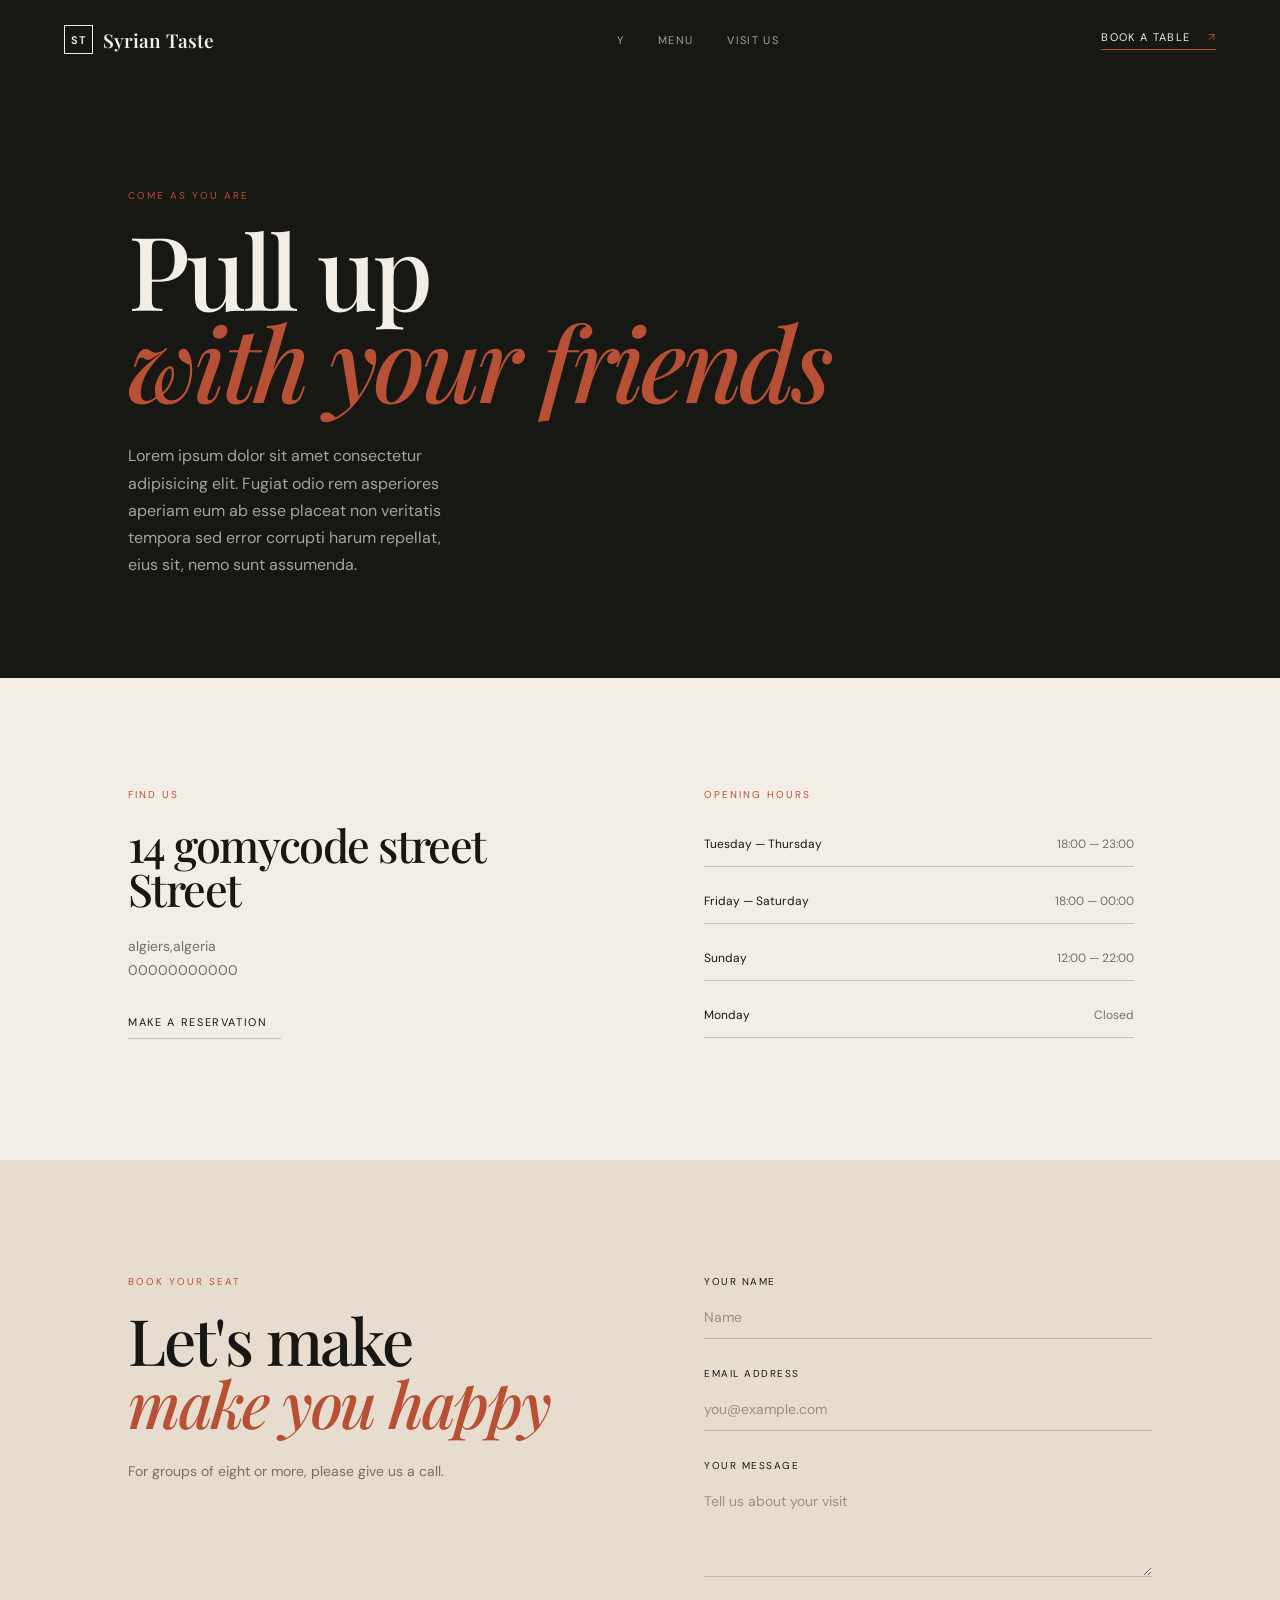
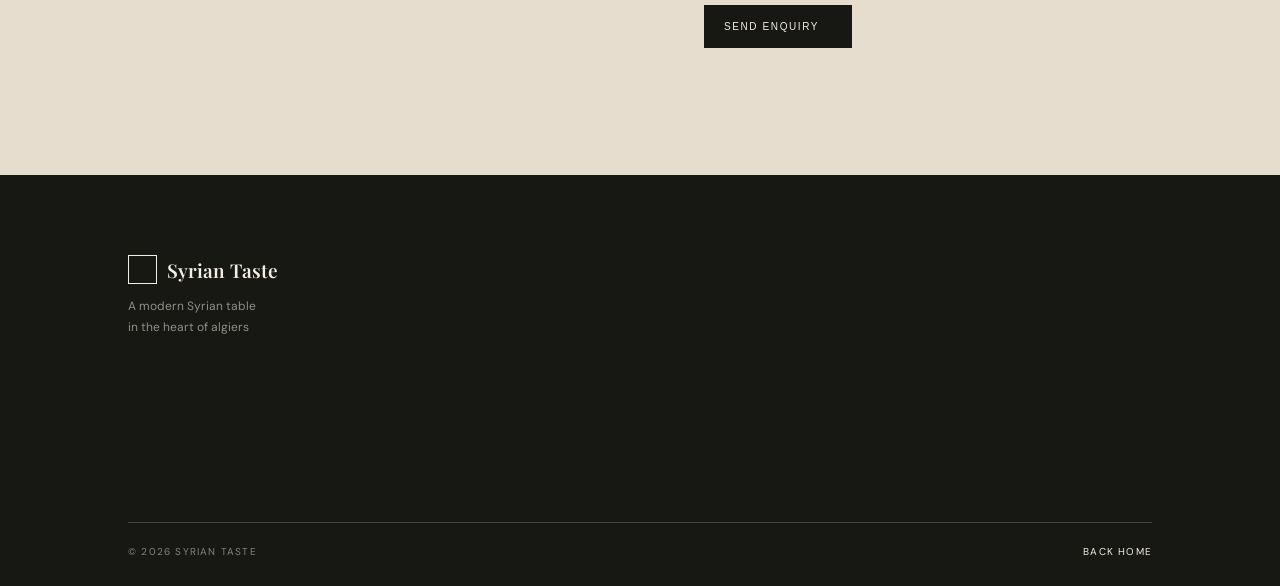
<file: contact.html>
<!doctype html>
<html>
  <head>
    <meta charset="UTF-8" />
    <meta name="viewport" content="width=device-width, initial-scale=1.0" />
    <title>Visit us | Syrian Taste</title>
    <link rel="preconnect" href="https://fonts.googleapis.com" />
    <link rel="preconnect" href="https://fonts.gstatic.com" crossorigin />
    <link
      href="https://fonts.googleapis.com/css2?family=DM+Sans:wght@400;500&family=Playfair+Display:wght@500;600;700&display=swap"
      rel="stylesheet"
    />
    <link rel="stylesheet" href="css/style.css" />
  </head>

  <body>
    <header class="site-header">
      <a class="brand" href="index.html"><span>ST</span> Syrian Taste</a>
      <nav aria-label="Main navigation">
        <a href="index.html#story">y</a><a href="index.html#menu">Menu</a
        ><a href="contact.html">Visit us</a>
      </nav>
      <a class="header-action" href="#booking">Book a table <span>↗</span></a>
    </header>

    <main class="contact-page">
      <section class="page-intro">
        <p class="ll">Come as you are</p>
        <h1>Pull up<br /><em>with your friends</em></h1>
        <p>
          Lorem ipsum dolor sit amet consectetur adipisicing elit. Fugiat odio
          rem asperiores aperiam eum ab esse placeat non veritatis tempora sed
          error corrupti harum repellat, eius sit, nemo sunt assumenda.
        </p>
      </section>
      <section class="visit-grid">
        <div>
          <p class="ll">Find us</p>
          <h2>14 gomycode street<br />Street</h2>
          <p class="muted">algiers,algeria<br />00000000000</p>
          <a class="text-link" href="#booking"
            >Make a reservation <span></span
          ></a>
        </div>
        <div>
          <p class="ll">Opening hours</p>
          <div class="hours">
            <p>Tuesday — Thursday <span>18:00 — 23:00</span></p>
            <p>Friday — Saturday <span>18:00 — 00:00</span></p>
            <p>Sunday <span>12:00 — 22:00</span></p>
            <p>Monday <span>Closed</span></p>
          </div>
        </div>
      </section>
      <section class="booking" id="booking">
        <div>
          <p class="ll">book your seat</p>
          <h2>Let's make<br /><em>make you happy</em></h2>
          <p class="muted">
            For groups of eight or more, please give us a call.
          </p>
        </div>
        <form id="contactForm">
          <label for="name">Your name</label
          ><input type="text" id="name" placeholder="Name" required /><label
            for="contactEmail"
            >Email address</label
          ><input
            type="email"
            id="contactEmail"
            placeholder="you@example.com"
            required
          /><label for="message">Your message</label
          ><textarea
            id="message"
            rows="4"
            placeholder="Tell us about your visit"
            required
          ></textarea
          ><button class="button button-dark" type="submit">
            Send enquiry <span></span>
          </button>
          <p id="contactMessage"></p>
        </form>
      </section>
    </main>
    <footer class="site-footer">
      <div>
        <a class="brand" href="index.html"><span></span> Syrian Taste</a>
        <p>A modern Syrian table<br />in the heart of algiers</p>
      </div>
      <div class="footer-bottom">
        <span>© 2026 Syrian Taste</span
        ><a href="index.html">Back home <span></span></a>
      </div>
    </footer>

    <script src="script.js"></script>
  </body>
</html>
</file>
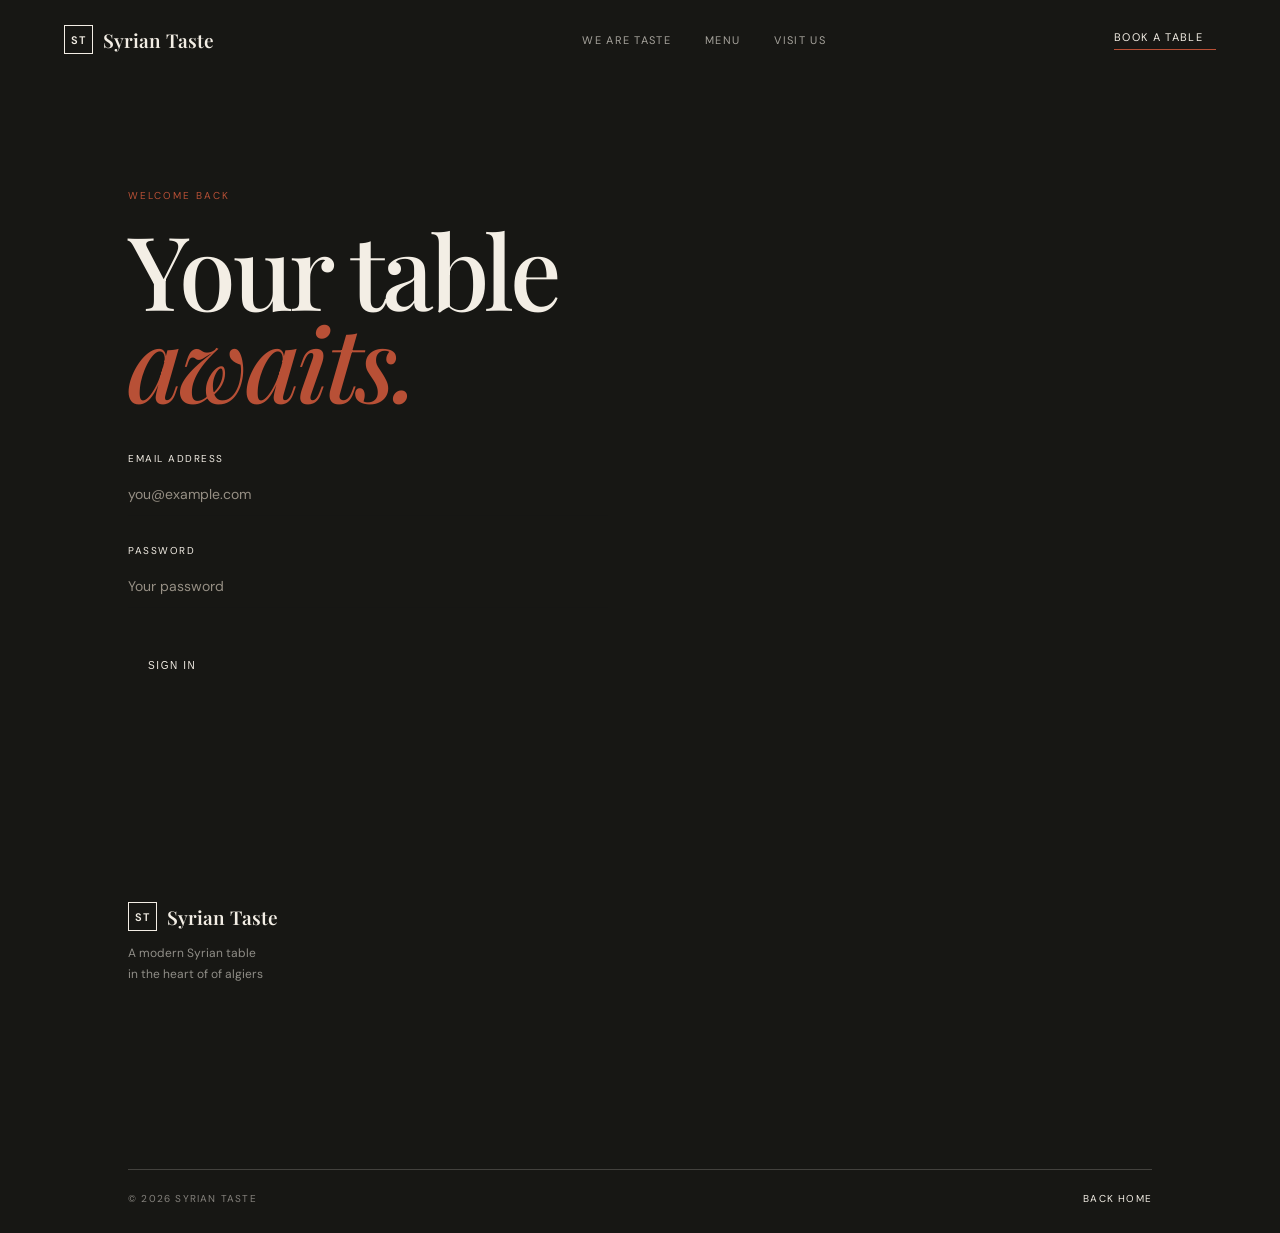
<file: login.html>
<!doctype html>
<html>
  <head>
    <meta charset="UTF-8" />
    <meta name="viewport" content="width=device-width, initial-scale=1.0" />
    <title>Member login | Syrian Taste</title>
    <link rel="preconnect" href="https://fonts.googleapis.com" />
    <link rel="preconnect" href="https://fonts.gstatic.com" crossorigin />
    <link
      href="https://fonts.googleapis.com/css2?family=DM+Sans:wght@400;500&family=Playfair+Display:wght@500;600;700&display=swap"
      rel="stylesheet"
    />
    <link rel="stylesheet" href="css/style.css" />
  </head>

  <body>
    <header class="site-header">
      <a class="brand" href="index.html"><span>ST</span> Syrian Taste</a>
      <nav aria-label="Main navigation">
        <a href="index.html#story">we are taste</a
        ><a href="index.html#menu">Menu</a><a href="contact.html">Visit us</a>
      </nav>
      <a class="header-action" href="contact.html#booking"
        >Book a table <span></span
      ></a>
    </header>
    <section class="login page-intro">
      <p class="ll">Welcome back</p>
      <h1>Your table<br /><em>awaits.</em></h1>

      <form id="loginForm">
        <label for="email">Email address</label>
        <input type="email" id="email" placeholder="you@example.com" required />

        <label for="password">Password</label>
        <input
          type="password"
          id="password"
          placeholder="Your password"
          required
        />

        <button class="button button-dark" type="submit">
          Sign in <span></span>
        </button>
      </form>

      <p id="loginMessage"></p>
    </section>

    <footer class="site-footer">
      <div>
        <a class="brand" href="index.html"><span>ST</span> Syrian Taste</a>
        <p>A modern Syrian table<br />in the heart of of algiers</p>
      </div>
      <div class="footer-bottom">
        <span>© 2026 Syrian Taste</span
        ><a href="index.html">Back home <span></span></a>
      </div>
    </footer>

    <script src="script.js"></script>
  </body>
</html>
</file>
<file: css/style.css>
:root {
  --ink: #171714;
  --paper: #f3eee5;
  --cream: #e7ddcf;
  --terracotta: #b85036;
  --muted: #756f66;
  --line: rgba(23, 23, 20, 0.2);
  --serif: "Playfair Display", Georgia, serif;
  --sans: "DM Sans", sans-serif;
}

* {
  box-sizing: border-box;
}
html {
  scroll-behavior: smooth;
}
body {
  margin: 0;
  background: var(--paper);
  color: var(--ink);
  font-family: var(--sans);
}
a {
  color: inherit;
  text-decoration: none;
}
.site-header {
  align-items: center;
  background: var(--ink);
  color: var(--paper);
  display: flex;
  justify-content: space-between;
  padding: 25px 5vw;
}
.brand {
  align-items: center;
  display: flex;
  font-family: var(--serif);
  font-size: 19px;
  font-weight: 600;
  gap: 10px;
}
.brand span {
  align-items: center;
  border: 1px solid currentColor;
  display: inline-flex;
  font-family: var(--sans);
  font-size: 11px;
  height: 29px;
  justify-content: center;
  letter-spacing: 0.08em;
  width: 29px;
}
nav {
  display: flex;
  gap: 34px;
  margin-left: 80px;
}
nav a,
.header-action {
  font-size: 11px;
  letter-spacing: 0.12em;
  text-transform: uppercase;
}
nav a {
  color: rgba(243, 238, 229, 0.65);
  transition: color 0.2s ease;
}
nav a:hover,
.header-action:hover {
  color: #fff;
}
.header-action {
  border-bottom: 1px solid var(--terracotta);
  padding-bottom: 5px;
}
.header-action span,
.button span,
.text-link span {
  color: var(--terracotta);
  margin-left: 13px;
}
.hero {
  background:
    linear-gradient(90deg, rgba(13, 15, 13, 0.8), rgba(13, 15, 13, 0.12)),
    url("https://www.syrianrestaurantlimassol.com.cy/wp-content/uploads/2014/05/00191.jpg")
      center/cover;
  color: var(--paper);
  display: flex;
  min-height: 78vh;
  padding: 10vh 10vw 8vh;
  position: relative;
}
.hero-copy {
  max-width: 670px;
  padding-top: 7vh;
}
.ll {
  color: var(--terracotta);
  font-size: 10px;
  letter-spacing: 0.2em;
  margin: 0 0 21px;
  text-transform: uppercase;
}
.hero .eyebrow {
  color: #df9a82;
}
h1,
h2,
blockquote {
  font-family: var(--serif);
  font-weight: 500;
  letter-spacing: -0.035em;
}
.hero h1 {
  font-size: clamp(58px, 8vw, 126px);
  line-height: 0.92;
  margin: 0;
}
em {
  color: var(--terracotta);
  font-style: italic;
}
.hero-text {
  color: rgba(243, 238, 229, 0.77);
  font-size: 16px;
  line-height: 1.65;
  margin: 33px 0;
  max-width: 330px;
}
.button {
  display: inline-block;
  font-size: 10px;
  letter-spacing: 0.16em;
  padding: 16px 20px;
  text-transform: uppercase;
  transition:
    transform 0.2s ease,
    background 0.2s ease;
}
.button:hover {
  transform: translateY(-3px);
}
.button-light {
  background: var(--paper);
  color: var(--ink);
}
.button-dark {
  background: var(--ink);
  color: var(--paper);
}
.hero-note {
  align-self: flex-end;
  border-top: 1px solid rgba(243, 238, 229, 0.35);
  display: flex;
  gap: 22px;
  margin-left: auto;
  padding-top: 17px;
  width: 215px;
}
.hero-note span,
.food-number {
  color: var(--terracotta);
  font-size: 10px;
  letter-spacing: 0.1em;
}
.hero-note p {
  font-family: var(--serif);
  font-size: 14px;
  line-height: 1.35;
  margin: -5px 0 0;
}
.section-grid {
  display: grid;
  grid-template-columns: 1fr 1.3fr 1fr;
  gap: 5vw;
}
.intro {
  padding: 145px 10vw;
}
.section-label {
  color: var(--muted);
  font-size: 10px;
  letter-spacing: 0.17em;
  text-transform: uppercase;
}
.section-label span {
  color: var(--terracotta);
  margin-right: 12px;
}
h2 {
  font-size: clamp(41px, 5vw, 68px);
  line-height: 0.98;
  margin: 0 0 25px;
}
.intro-copy > p:not(.eyebrow),
.menu-note {
  color: var(--muted);
  font-size: 14px;
  line-height: 1.75;
  max-width: 380px;
}
.text-link {
  border-bottom: 1px solid var(--line);
  display: inline-block;
  font-size: 11px;
  letter-spacing: 0.15em;
  margin-top: 18px;
  padding-bottom: 9px;
  text-transform: uppercase;
}
.intro-image {
  min-height: 460px;
}
.image-story {
  background: url("https://www.syrianrestaurantlimassol.com.cy/wp-content/uploads/2014/05/100520504-spices.jpg")
    center/cover;
}
.menu-section {
  background: var(--cream);
  padding: 120px 10vw 100px;
}
.menu-heading {
  align-items: start;
  margin-bottom: 65px;
}
.menu-note {
  align-self: end;
  margin: 0 0 5px;
}
.food-container {
  display: grid;
  grid-template-columns: repeat(3, 1fr);
  gap: 22px;
}
.food {
  min-width: 0;
}
.food-image {
  aspect-ratio: 1.1;
  background-position: center;
  background-size: cover;
  filter: saturate(0.85);
}
.food-shawarma {
  background-image: url("https://i0.wp.com/nutrient-matters.com/wp-content/uploads/2025/03/IMG_5274.jpg?fit=580%2C1024&ssl=1/");
}
.food-kibbeh {
  background-image: url("https://zaatarandzaytoun.com/wp-content/uploads/2024/03/12.jpg");
}
.food-mezze {
  background-image: url("https://encrypted-tbn0.gstatic.com/images?q=tbn:ANd9GcTDmQtVqRyHt3MUusgebhZ2aL5gWzlssoO1AQQ7vWHFNAtD7S9J4A14QU8&s=10");
}
.food-info {
  border-bottom: 1px solid var(--line);
  display: grid;
  gap: 18px;
  grid-template-columns: 25px 1fr auto;
  padding: 22px 0 24px;
}
.food h3 {
  font-family: var(--serif);
  font-size: 21px;
  font-weight: 500;
  margin: -5px 0 9px;
}
.food p {
  color: var(--muted);
  font-size: 12px;
  line-height: 1.5;
  margin: 0;
}
.food strong {
  font-family: var(--serif);
  font-size: 17px;
  font-weight: 500;
}
.menu-link-wrap {
  text-align: center;
  padding-top: 70px;
}
.quote-section {
  background: var(--terracotta);
  color: var(--paper);
  padding: 145px 10vw;
  text-align: center;
}
.quote-section .ll {
  color: #f5c0ac;
}
blockquote {
  font-size: clamp(35px, 5vw, 70px);
  line-height: 1.05;
  margin: 0 auto 25px;
  max-width: 900px;
}
.signature {
  font-family: var(--serif);
  font-size: 15px;
}
.site-footer {
  background: var(--ink);
  color: var(--paper);
  display: grid;
  grid-template-columns: 1fr 1.5fr;
  gap: 10vw;
  padding: 80px 10vw 28px;
}
.site-footer p {
  color: rgba(243, 238, 229, 0.55);
  font-size: 12px;
  line-height: 1.7;
}
.footer-details {
  display: flex;
  gap: 10vw;
}
.footer-details span {
  color: var(--terracotta);
  font-size: 10px;
  letter-spacing: 0.15em;
  text-transform: uppercase;
}
.footer-bottom {
  border-top: 1px solid rgba(243, 238, 229, 0.2);
  color: rgba(243, 238, 229, 0.5);
  display: flex;
  font-size: 10px;
  grid-column: 1 / -1;
  justify-content: space-between;
  letter-spacing: 0.12em;
  margin-top: 45px;
  padding-top: 22px;
  text-transform: uppercase;
}
.footer-bottom a {
  color: var(--paper);
}
.page-intro {
  background: var(--ink);
  color: var(--paper);
  padding: 110px 10vw 100px;
}
.page-intro h1 {
  font-size: clamp(58px, 8vw, 112px);
  line-height: 0.9;
  margin: 0;
}
.page-intro > p:last-child {
  color: rgba(243, 238, 229, 0.65);
  line-height: 1.7;
  margin: 35px 0 0;
  max-width: 330px;
}
.visit-grid {
  display: grid;
  gap: 10vw;
  grid-template-columns: 1fr 1fr;
  padding: 110px 10vw;
}
.visit-grid h2 {
  font-size: 45px;
}
.muted {
  color: var(--muted);
  font-size: 14px;
  line-height: 1.7;
}
.hours {
  max-width: 430px;
}
.hours p {
  border-bottom: 1px solid var(--line);
  display: flex;
  font-size: 12px;
  justify-content: space-between;
  padding: 14px 0;
}
.hours span {
  color: var(--muted);
}
.booking {
  background: var(--cream);
  display: grid;
  gap: 10vw;
  grid-template-columns: 1fr 1fr;
  padding: 115px 10vw;
}
form {
  max-width: 480px;
}
label {
  display: block;
  font-size: 10px;
  letter-spacing: 0.15em;
  margin: 0 0 8px;
  text-transform: uppercase;
}
input,
textarea {
  background: transparent;
  border: 0;
  border-bottom: 1px solid var(--line);
  border-radius: 0;
  color: var(--ink);
  display: block;
  font: 14px var(--sans);
  margin: 0 0 28px;
  outline: 0;
  padding: 12px 0;
  resize: vertical;
  width: 100%;
}
input:focus,
textarea:focus {
  border-color: var(--terracotta);
}
::placeholder {
  color: #968f84;
}
form .button {
  border: 0;
  cursor: pointer;
}
#loginMessage,
#contactMessage {
  color: var(--terracotta);
  font-size: 12px;
  font-weight: 500;
}
.login {
  min-height: 560px;
}
.login form {
  margin-top: 45px;
}
.login form .button {
  margin-top: 8px;
}

@media (max-width: 700px) {
  .site-header {
    gap: 21px;
    padding: 20px 6vw;
  }
  nav {
    gap: 18px;
    margin: 0;
    order: 3;
    width: 100%;
  }
  .header-action {
    margin-left: auto;
  }
  .hero {
    min-height: 680px;
    padding: 70px 8vw 45px;
  }
  .hero-copy {
    padding-top: 5vh;
  }
  .hero-note {
    margin-top: auto;
  }
  .section-grid,
  .food-container {
    grid-template-columns: 1fr;
  }
  .intro,
  .menu-section {
    padding: 85px 8vw;
  }
  .section-label {
    margin-bottom: 35px;
  }
  .intro-image {
    min-height: 330px;
    margin-top: 25px;
  }
  .menu-heading {
    gap: 0;
    margin-bottom: 45px;
  }
  .menu-note {
    margin-top: 10px;
  }
  .food-image {
    aspect-ratio: 1.35;
  }
  .quote-section {
    padding: 90px 8vw;
  }
  .site-footer {
    display: block;
    padding: 65px 8vw 25px;
  }
  .footer-details {
    gap: 45px;
    margin-top: 45px;
  }
  .footer-bottom {
    margin-top: 45px;
  }
  .page-intro,
  .visit-grid,
  .booking {
    padding-left: 8vw;
    padding-right: 8vw;
  }
  .visit-grid,
  .booking {
    grid-template-columns: 1fr;
    gap: 55px;
    padding-bottom: 80px;
    padding-top: 80px;
  }
  .booking h2 {
    margin-bottom: 15px;
  }
}
</file>
